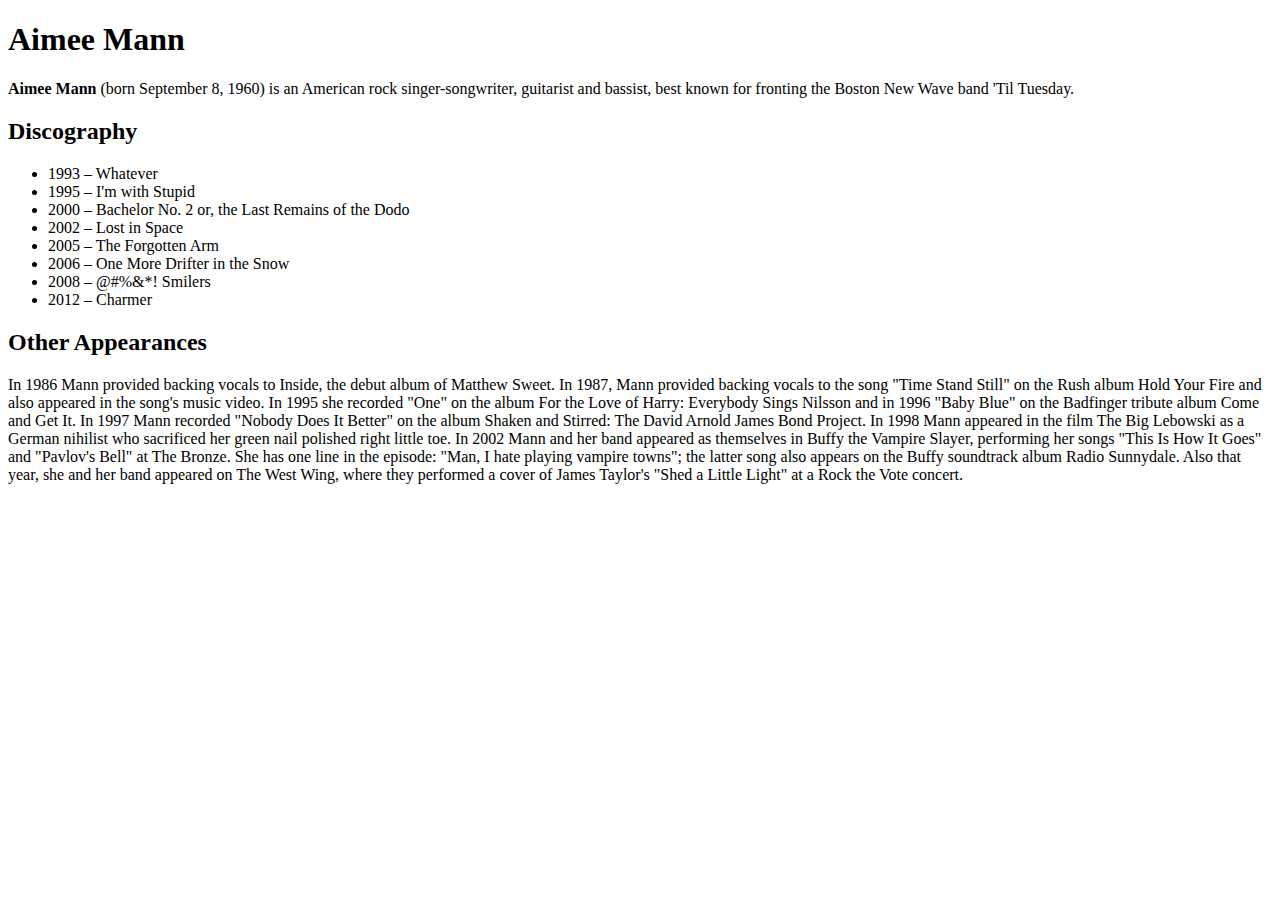
<file: AimeeMann.html>
<!doctype html>
<html>

<head>
  <meta charset="UTF-8">
  <title>Aimee Mann</title>
</head>

<body>
  <h1>Aimee Mann</h1>
  <p><strong>Aimee Mann</strong> (born September 8, 1960) is an American rock singer-songwriter, guitarist and bassist, best known for fronting the Boston New Wave band 'Til Tuesday.
  </p>

  <h2>Discography</h2>

  <ul>
    <li>1993 – Whatever</li>
    <li>1995 – I'm with Stupid</li>
    <li>2000 – Bachelor No. 2 or, the Last Remains of the Dodo</li>
    <li> 2002 – Lost in Space</li>
    <li> 2005 – The Forgotten Arm</li>
    <li>2006 – One More Drifter in the Snow</li>
    <li> 2008 – @#%&*! Smilers</li>
    <li>2012 – Charmer</li>
  </ul>

  <h2>Other Appearances</h2>
  <p>In 1986 Mann provided backing vocals to Inside, the debut album of Matthew Sweet. In 1987, Mann provided backing vocals to the song "Time Stand Still" on the Rush album Hold Your Fire and also appeared in the song's music video. In 1995 she
    recorded "One" on the album For the Love of Harry: Everybody Sings Nilsson and in 1996 "Baby Blue" on the Badfinger tribute album Come and Get It. In 1997 Mann recorded "Nobody Does It Better" on the album Shaken and Stirred: The David Arnold
    James Bond Project. In 1998 Mann appeared in the film The Big Lebowski as a German nihilist who sacrificed her green nail polished right little toe. In 2002 Mann and her band appeared as themselves in Buffy the Vampire Slayer, performing her
    songs "This Is How It Goes" and "Pavlov's Bell" at The Bronze. She has one line in the episode: "Man, I hate playing vampire towns"; the latter song also appears on the Buffy soundtrack album Radio Sunnydale. Also that year, she and her band
    appeared on The West Wing, where they performed a cover of James Taylor's "Shed a Little Light" at a Rock the Vote concert.
  </p>

</body>

</html>
</file>
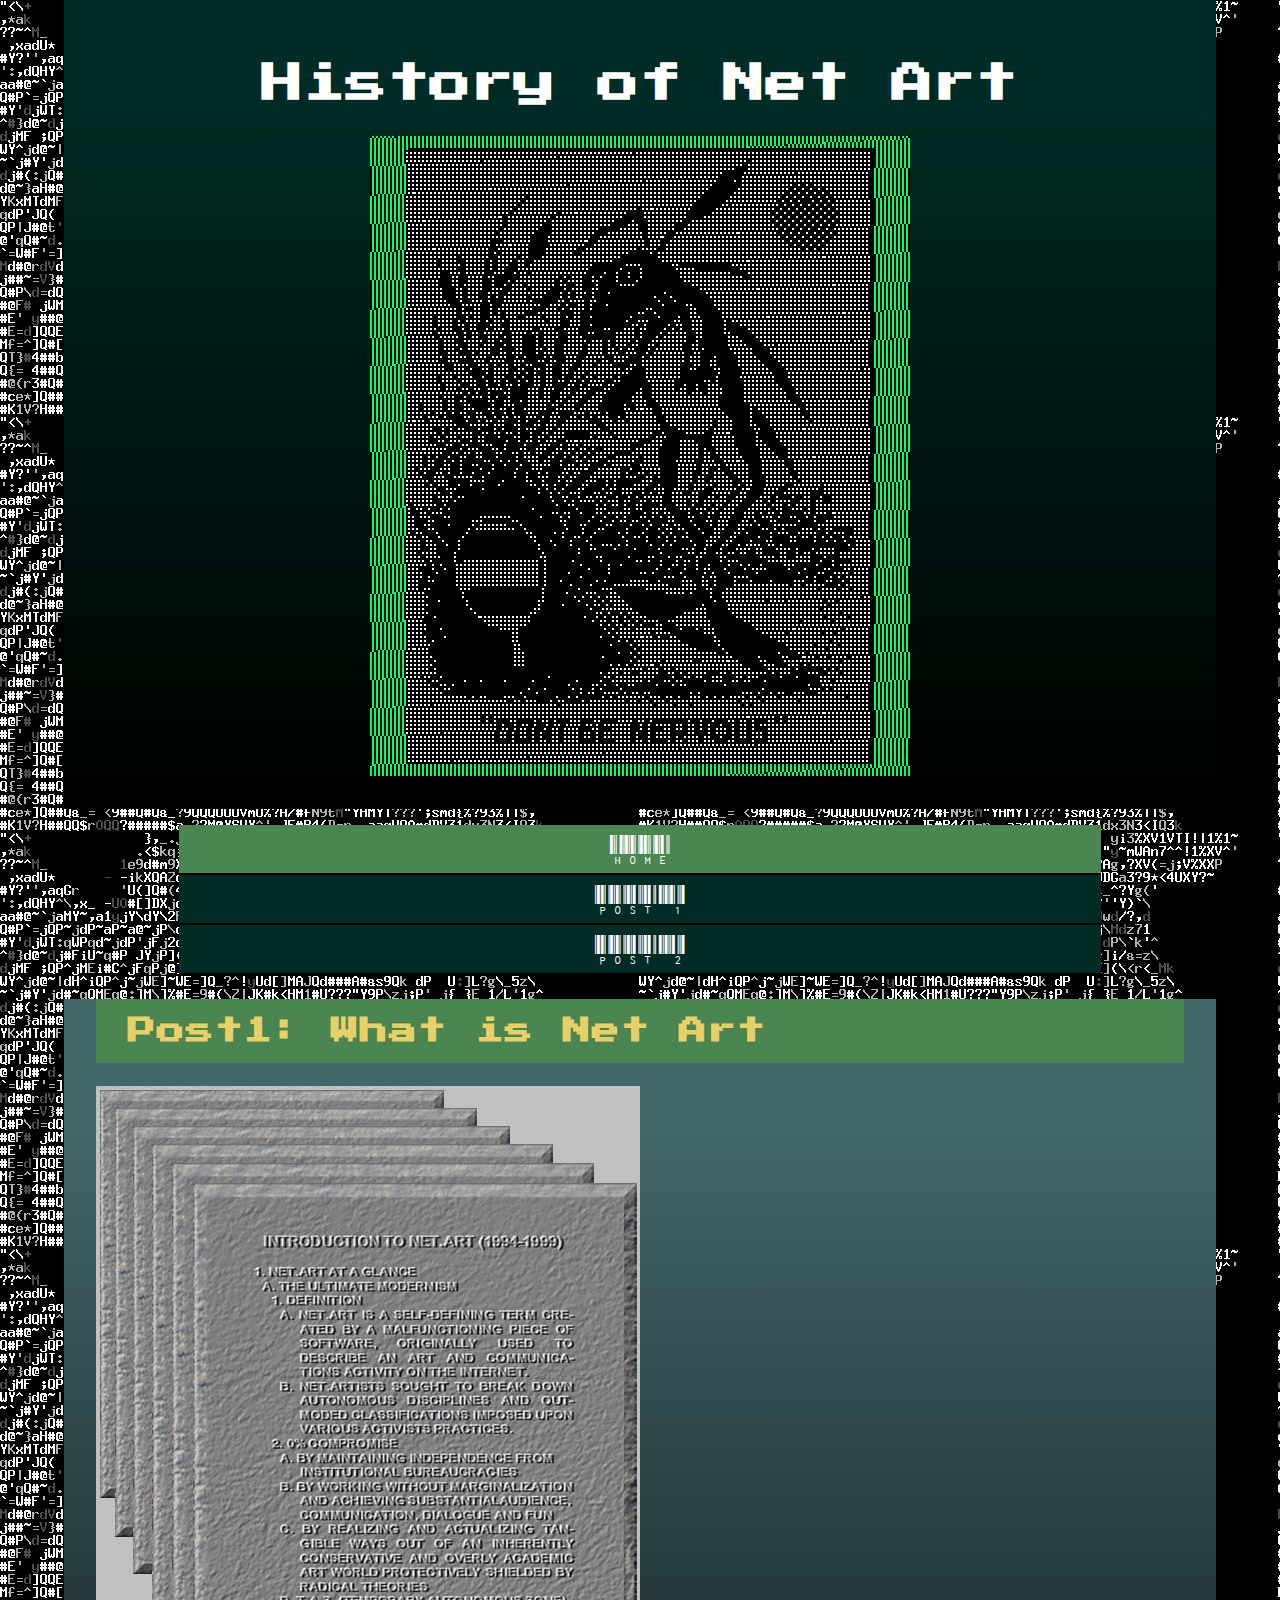
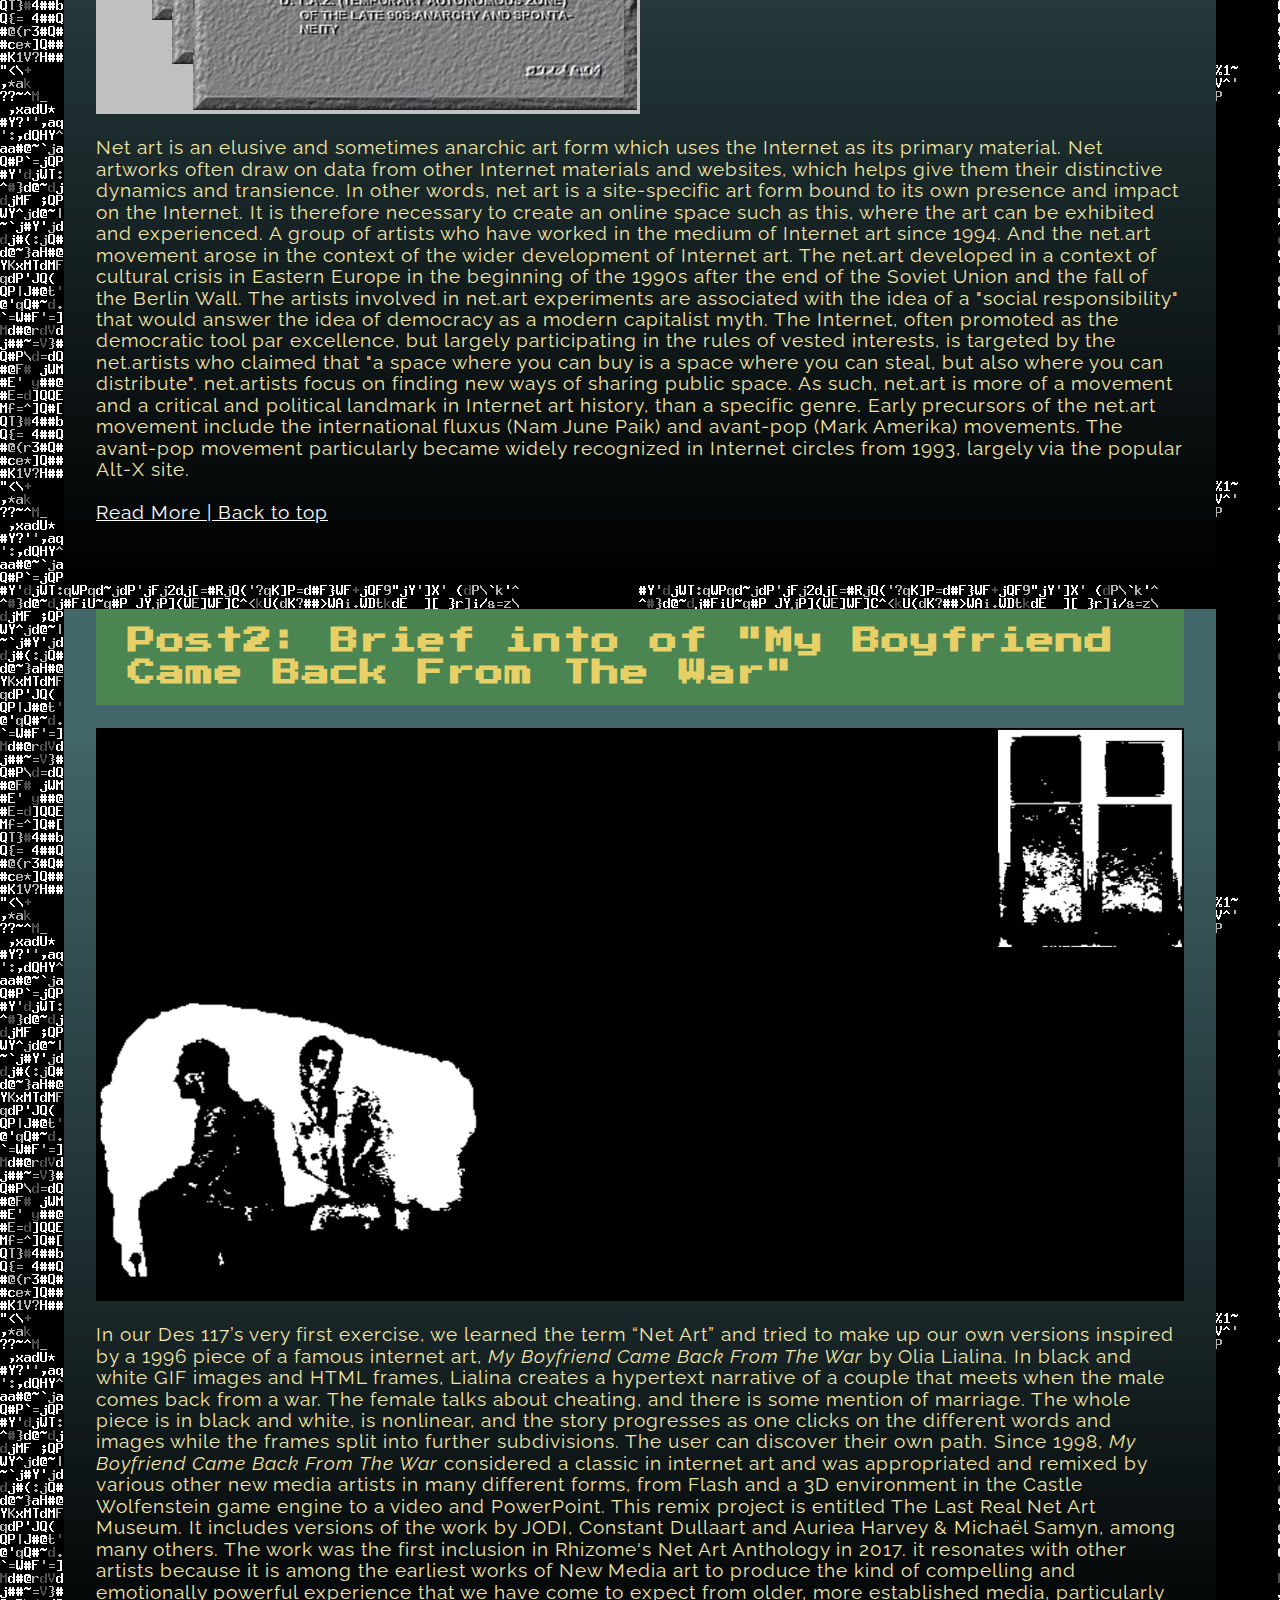
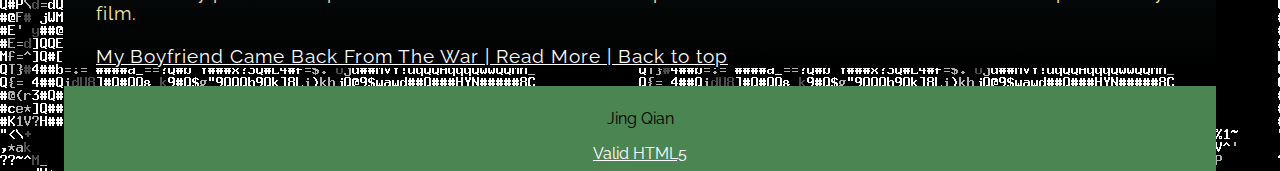
<file: blog.html>
<!doctype html>
<html lang="en">

<head>
  <meta charset="utf-8">
  <meta name="viewport" content="device-width" />
  <title>History of Net Art</title>
  <link rel="stylesheet" href="normalize.css">
  <link rel="stylesheet" href="blogstyles.css">
  <meta name="viewport" content="width=device-width, initial-scale=1">
  <link href="https://fonts.googleapis.com/css?family=Press+Start+2P" rel="stylesheet">
  <link href="https://fonts.googleapis.com/css?family=Libre+Barcode+39+Text" rel="stylesheet">
  <link href="https://fonts.googleapis.com/css?family=Raleway:300" rel="stylesheet">
</head>

<body>
  <div class="pagecontainer">
    <header>
      <h1>History of Net Art</h1>
      <img src="skylight.gif" alt="header">
    </header>
      <nav>
        <ul>
          <li class="locationmarker"><a href="#">Home</a></li>
          <li><a href="#post1">Post 1</a></li>
          <li><a href="#post2">Post 2</a></li>
        </ul>
      </nav>

      <article>
        <section id="post1">
          <h2>Post1: What is Net Art</h2>
          <img src="netartrightside.jpg" alt="netartintro">
          <p>Net art is an elusive and sometimes anarchic art form which uses the Internet as its primary material. Net artworks often draw on data from other Internet materials and websites, which helps give them their distinctive dynamics and
            transience. In other words, net art is a site-specific art form bound to its own presence and impact on the Internet. It is therefore necessary to create an online space such as this, where the art can be exhibited and experienced. A
            group of artists who have worked in the medium of Internet art since 1994. And the net.art movement arose in the context of the wider development of Internet art. The net.art developed in a context of cultural crisis in Eastern Europe in
            the beginning of the 1990s after the end of the Soviet Union and the fall of the Berlin Wall. The artists involved in net.art experiments are associated with the idea of a "social responsibility" that would answer the idea of democracy
            as a modern capitalist myth. The Internet, often promoted as the democratic tool par excellence, but largely participating in the rules of vested interests, is targeted by the net.artists who claimed that "a space where you can buy is a
            space where you can steal, but also where you can distribute". net.artists focus on finding new ways of sharing public space. As such, net.art is more of a movement and a critical and political landmark in Internet art history, than a
            specific genre. Early precursors of the net.art movement include the international fluxus (Nam June Paik) and avant-pop (Mark Amerika) movements. The avant-pop movement particularly became widely recognized in Internet circles from 1993,
            largely via the popular Alt-X site.
            <br><br>
            <a href="http://netspecific.net/en/netspecific/what-is-net-art">Read More  |  </a>
            <a href="#">Back to top</a>
          </p>
          <br><br>
        </section>
      </article>
      <article>
        <section id="post2">
          <h2>Post2: Brief into of "My Boyfriend Came Back From The War"</h2>
          <img src="boyfriend.png" alt="boyfriendscreenshot">
          <p>In our Des 117’s very first exercise, we learned the term “Net Art” and tried to make up our own versions inspired by a 1996 piece of a famous internet art, <em>My Boyfriend Came Back From The War</em> by Olia Lialina. In black and
            white GIF images and HTML frames, Lialina creates a hypertext narrative of a couple that meets when the male comes back from a war. The female talks about cheating, and there is some mention of marriage. The whole piece is in black and
            white, is nonlinear, and the story progresses as one clicks on the different words and images while the frames split into further subdivisions. The user can discover their own path. Since 1998, <em>My Boyfriend Came Back From The War</em>
            considered a classic in internet art and was appropriated and remixed by various other new media artists in many different forms, from Flash and a 3D environment in the Castle Wolfenstein game engine to a video and PowerPoint. This remix
            project is entitled The Last Real Net Art Museum. It includes versions of the work by JODI, Constant Dullaart and Auriea Harvey & Michaël Samyn, among many others. The work was the first inclusion in Rhizome's Net Art Anthology in 2017.
            it resonates with other artists because it is among the earliest works of New Media art to produce the kind of compelling and emotionally powerful experience that we have come to expect from older, more established media, particularly
            film.
            <br><br>
            <a href="http://www.teleportacia.org/war/">My Boyfriend Came Back From The War  |  </a>
            <a href="https://anthology.rhizome.org/my-boyfriend-came-back-from-the-war">Read More  |  </a>
            <a href="#">Back to top</a>
          </p>
        </section>
      </article>
      <footer>
        <p>Jing Qian</p>
        <a href="http://validator.w3.org/check?uri=referer">Valid HTML5</a>
      </footer>
  </div>
</body>

</html>
</file>
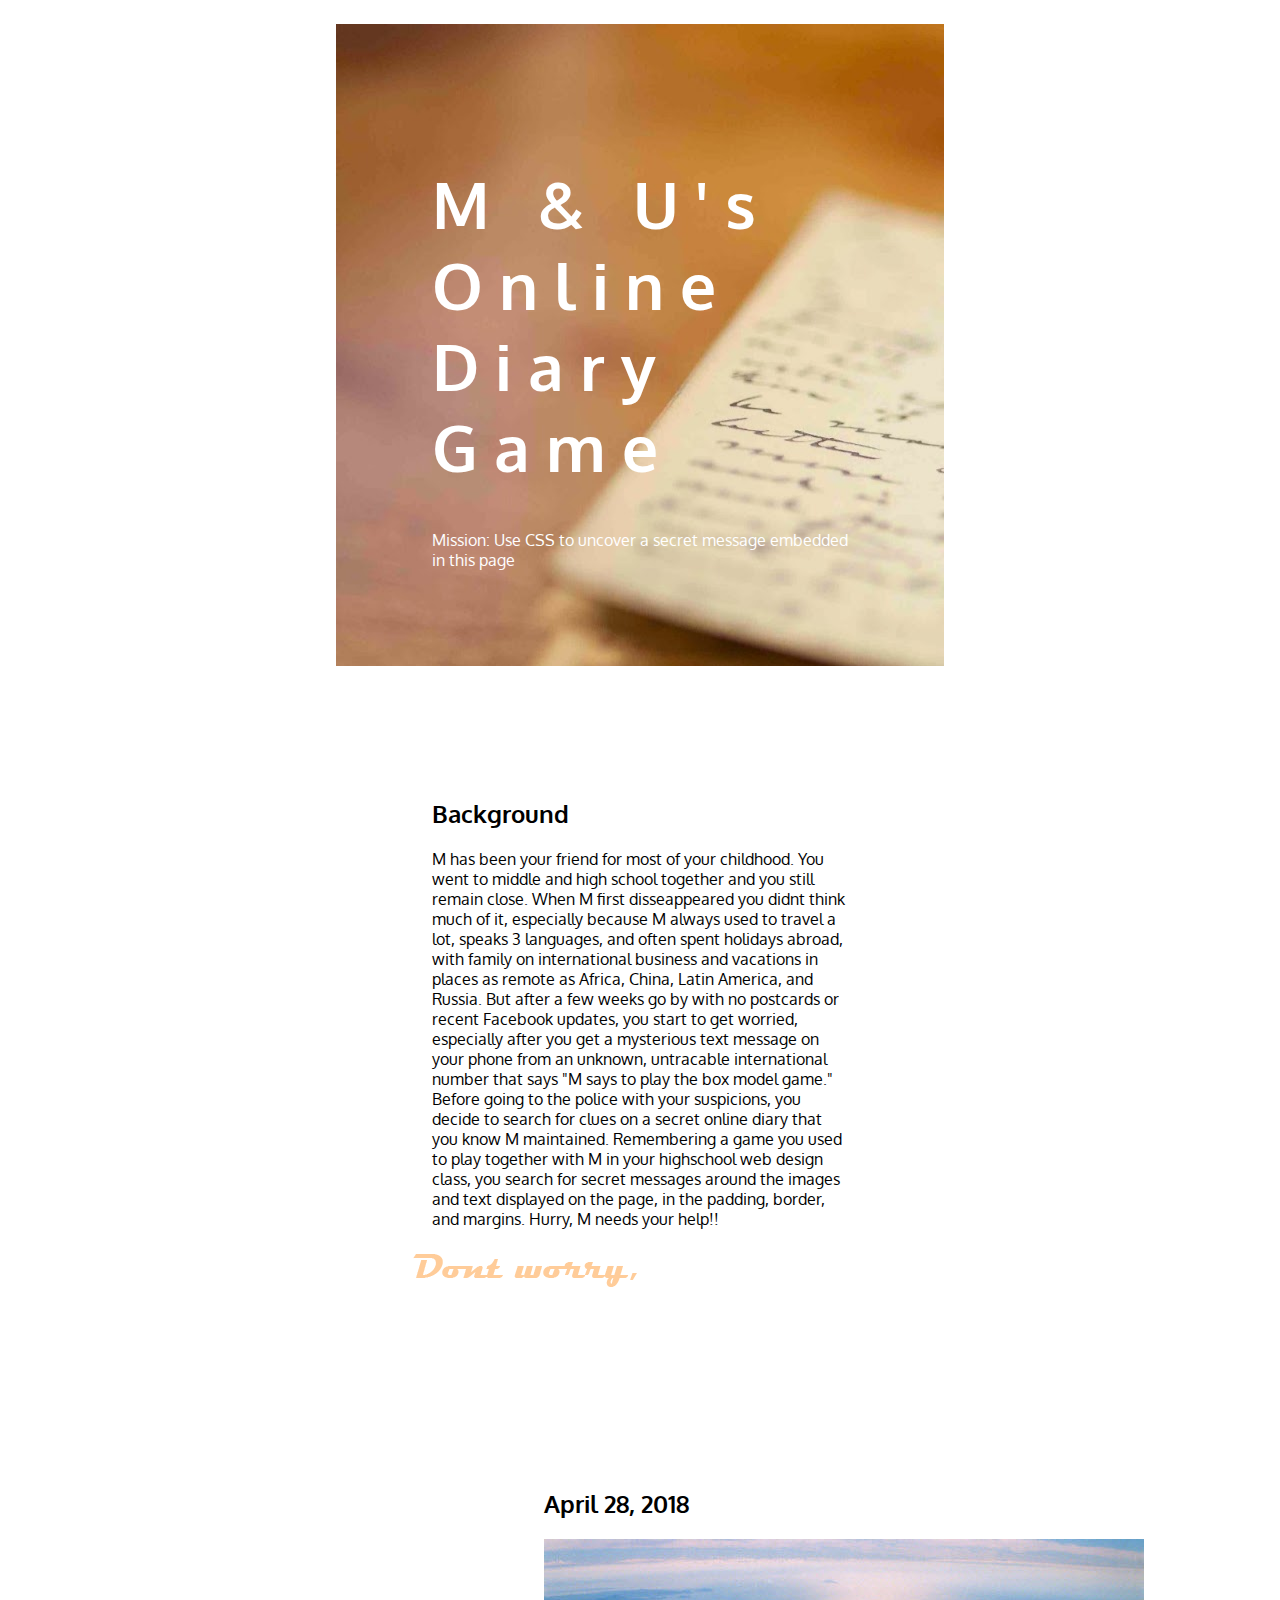
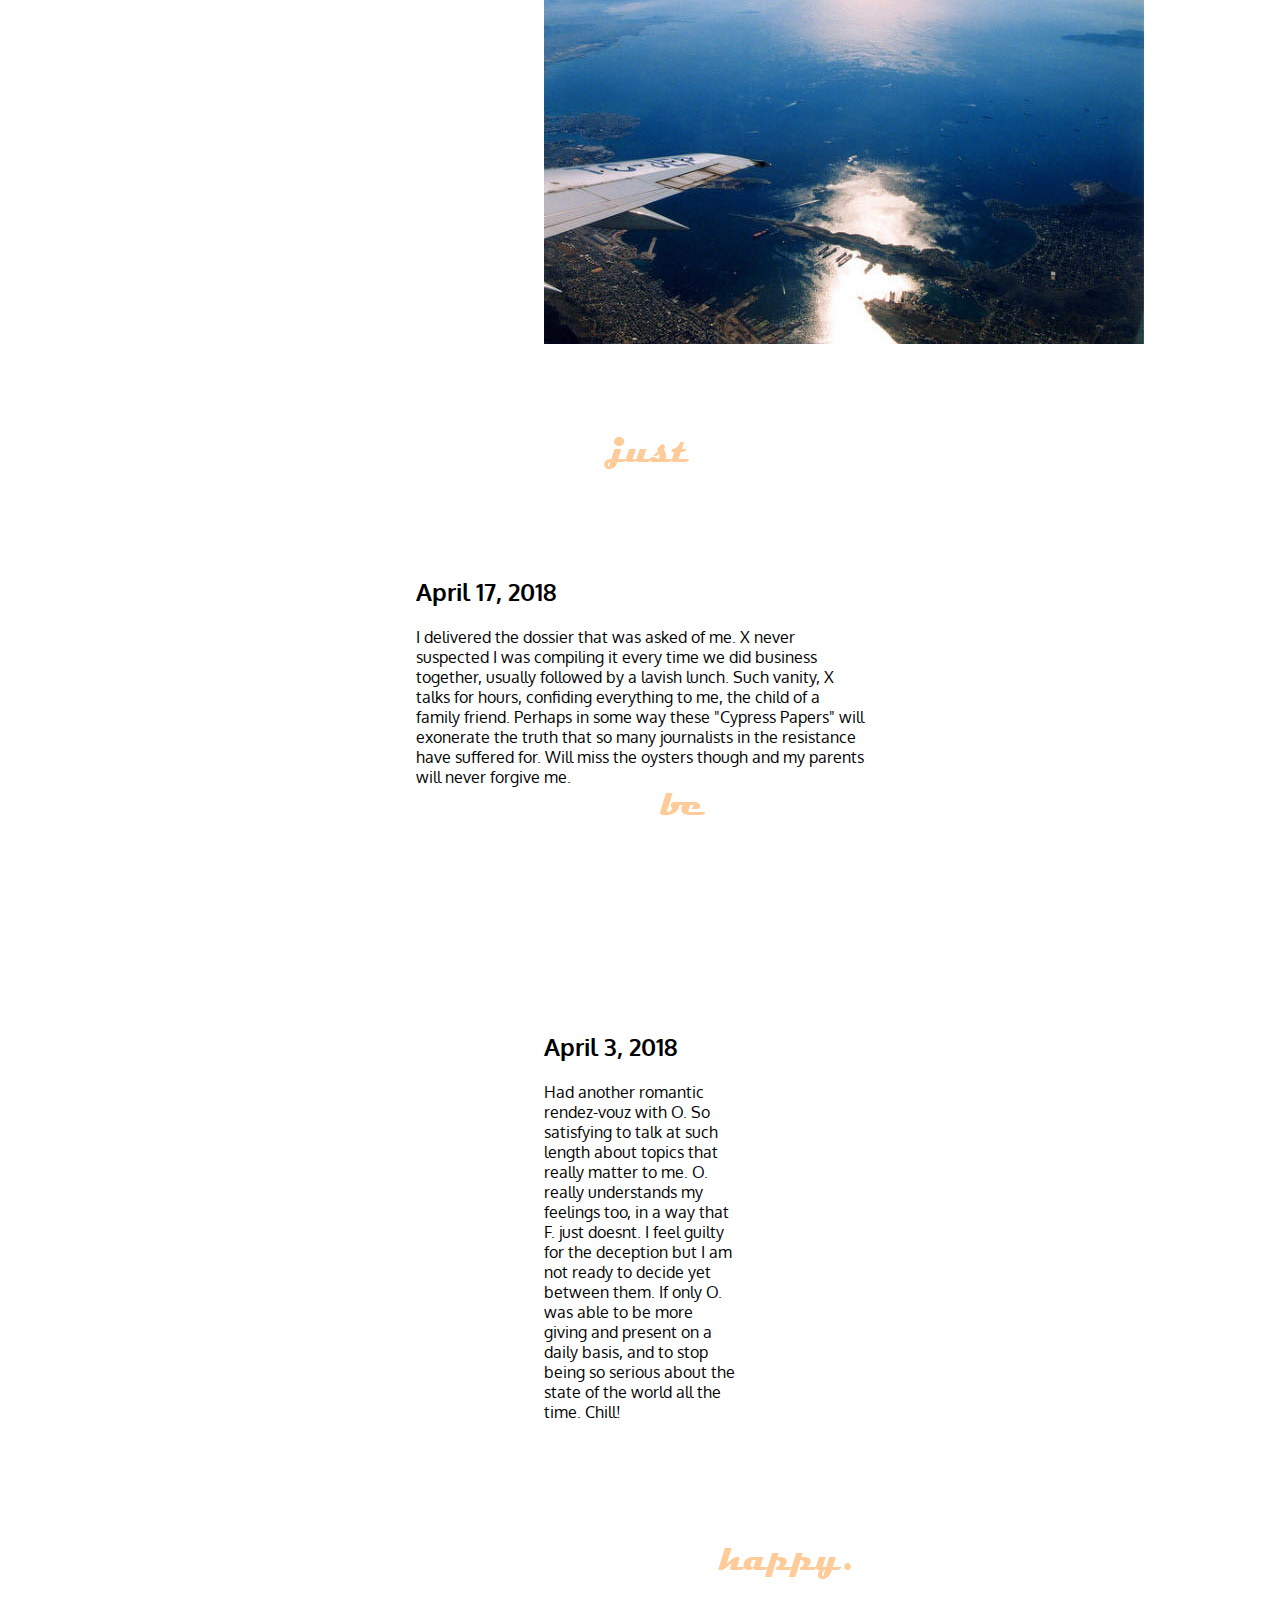
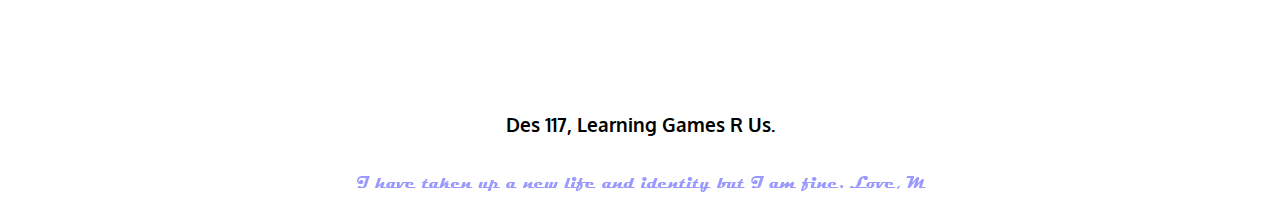
<file: boxmodel-game.html>
<!DOCTYPE html>
<html lang="en">

<head>
  <meta charset="utf-8" />
  <title>M & U's Mystery Box Model Game</title>

  <!--A link to a Google font-->
  <link href="https://fonts.googleapis.com/css?family=Oxygen" rel="stylesheet">

  <link href="styles.css" rel="stylesheet">

</head>

<body>
  <div class="container">
    <header>
      <h1>M & U's Online Diary Game</h1> Mission: Use CSS to uncover a secret message embedded in this page
    </header>
    <main>
      <article class="intro">
        <h2>Background</h2>
        <p>M has been your friend for most of your childhood. You went to middle and high school together and you still remain close. When M first disseappeared you didnt think much of it, especially because M always used to travel a lot, speaks 3 languages,
          and often spent holidays abroad, with family on international business and vacations in places as remote as Africa, China, Latin America, and Russia. But after a few weeks go by with no postcards or recent Facebook updates, you start to get
          worried, especially after you get a mysterious text message on your phone from an unknown, untracable international number that says "M says to play the box model game." Before going to the police with your suspicions, you decide to search for
          clues on a secret online diary that you know M maintained. Remembering a game you used to play together with M in your highschool web design class, you search for secret messages around the images and text displayed on the page, in the padding,
          border, and margins. Hurry, M needs your help!!</p>
      </article>
      <article id="diaryentry3">
        <h2> April 28, 2018 </h2>

        <img src="images/plane.jpg" alt="planeview">

      </article>
      <article id="diaryentry2">
        <h2> April 17, 2018 </h2>
        <p>I delivered the dossier that was asked of me. X never suspected I was compiling it every time we did business together, usually followed by a lavish lunch. Such vanity, X talks for hours, confiding everything to me, the child of a family friend.
          Perhaps in some way these "Cypress Papers" will exonerate the truth that so many journalists in the resistance have suffered for. Will miss the oysters though and my parents will never forgive me.</p>

      </article>
      <article id="diaryentry1">
        <h2> April 3, 2018 </h2>
        <p>Had another romantic rendez-vouz with O. So satisfying to talk at such length about topics that really matter to me. O. really understands my feelings too, in a way that F. just doesnt. I feel guilty for the deception but I am not ready to decide
          yet between them. If only O. was able to be more giving and present on a daily basis, and to stop being so serious about the state of the world all the time. Chill!</p>

      </article>

    </main>
    <footer>
      <h3> Des 117, Learning Games R Us. </h3>
    </footer>

  </div>

</body>

</html>
</file>
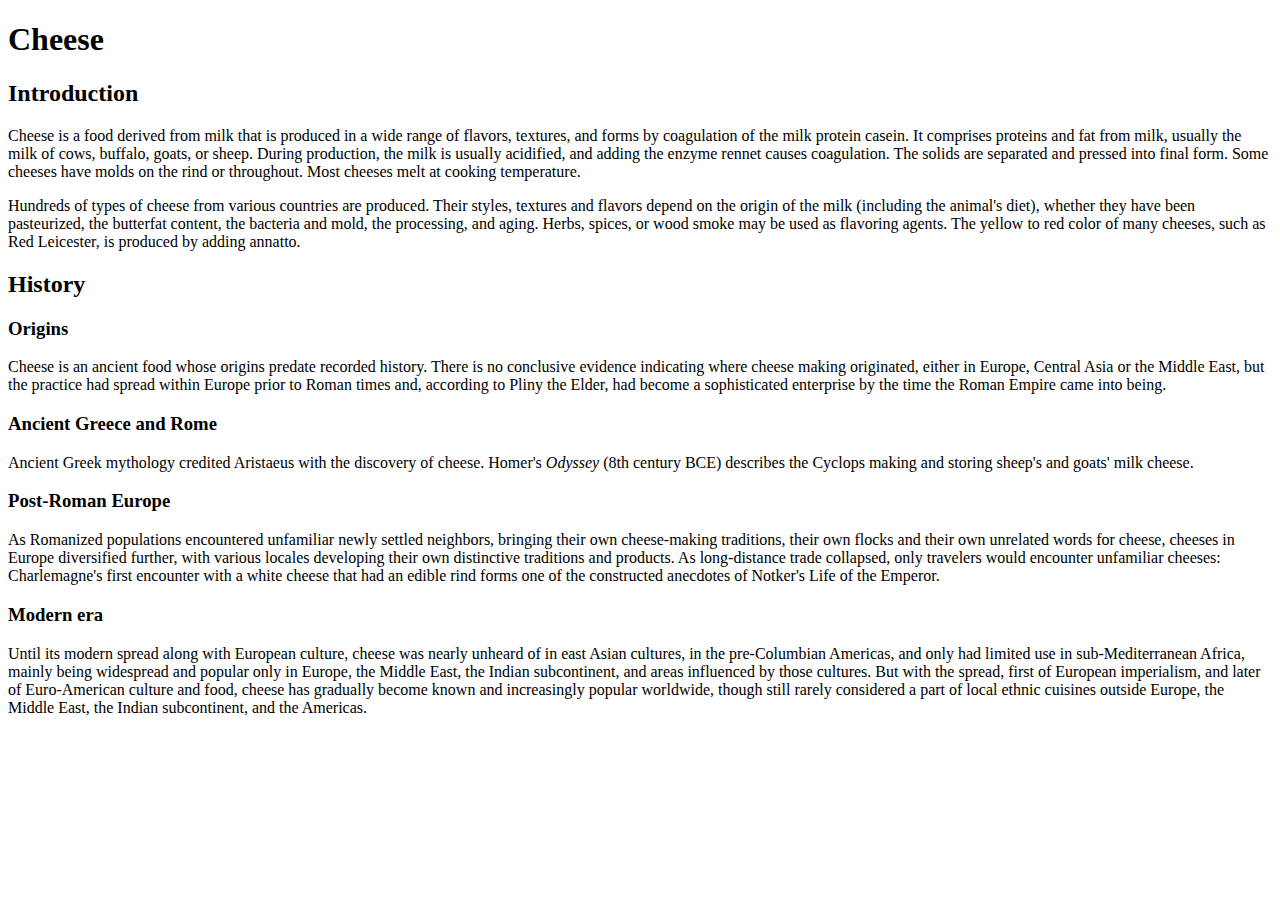
<file: cheese.html>
<!doctype html>
<html>

<head>
  <meta charset="UTF-8">
  <title>Cheese</title>
</head>

<body>
  <h1>Cheese</h1>
  <h2>Introduction</h2>

  <p>Cheese is a food derived from milk that is produced in a wide range of flavors, textures, and forms by coagulation of the milk protein casein. It comprises proteins and fat from milk, usually the milk of cows, buffalo, goats, or sheep. During
    production, the milk is usually acidified, and adding the enzyme rennet causes coagulation. The solids are separated and pressed into final form. Some cheeses have molds on the rind or throughout. Most cheeses melt at cooking temperature.
  </p>
  <p>Hundreds of types of cheese from various countries are produced. Their styles, textures and flavors depend on the origin of the milk (including the animal's diet), whether they have been pasteurized, the butterfat content, the bacteria and
    mold,
    the processing, and aging. Herbs, spices, or wood smoke may be used as flavoring agents. The yellow to red color of many cheeses, such as Red Leicester, is produced by adding annatto.
  </p>

  <h2>History</h2>

  <h3>Origins</h3>

  <p>Cheese is an ancient food whose origins predate recorded history. There is no conclusive evidence indicating where cheese making originated, either in Europe, Central Asia or the Middle East, but the practice had spread within Europe prior to
    Roman times and, according to Pliny the Elder, had become a sophisticated enterprise by the time the Roman Empire came into being.
  </p>

  <h3>Ancient Greece and Rome</h3>
  <p>Ancient Greek mythology credited Aristaeus with the discovery of cheese. Homer's <em>Odyssey</em> (8th century BCE) describes the Cyclops making and storing sheep's and goats' milk cheese.
  </p>

  <h3>Post-Roman Europe</h3>
  <p>As Romanized populations encountered unfamiliar newly settled neighbors, bringing their own cheese-making traditions, their own flocks and their own unrelated words for cheese, cheeses in Europe diversified further, with various locales
    developing their own distinctive traditions and products. As long-distance trade collapsed, only travelers would encounter unfamiliar cheeses: Charlemagne's first encounter with a white cheese that had an edible rind forms one of the constructed
    anecdotes of Notker's Life of the Emperor.</p>

  <h3>Modern era</h3>
  <p>Until its modern spread along with European culture, cheese was nearly unheard of in east Asian cultures, in the pre-Columbian Americas, and only had limited use in sub-Mediterranean Africa, mainly being widespread and popular only in Europe,
    the Middle East, the Indian subcontinent, and areas influenced by those cultures. But with the spread, first of European imperialism, and later of Euro-American culture and food, cheese has gradually become known and increasingly popular
    worldwide, though still rarely considered a part of local ethnic cuisines outside Europe, the Middle East, the Indian subcontinent, and the Americas.</p>

</body>

</html>
</file>
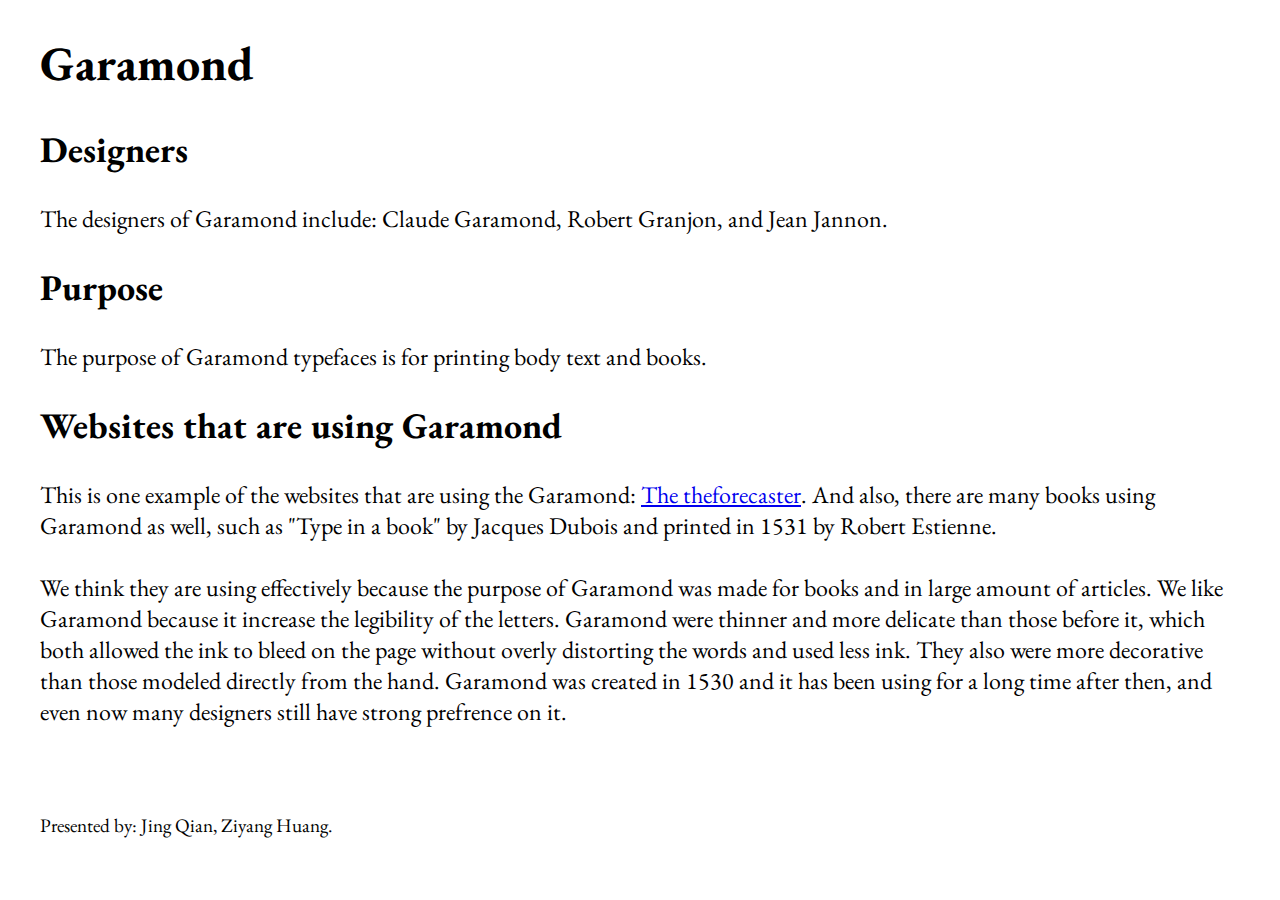
<file: ex5.html>
<!doctype html>
<html>

<head>
  <meta charset="utf-8">
  <title>Garamond</title>
  <link href="https://fonts.googleapis.com/css?family=EB+Garamond" rel="stylesheet">
  <style>
    body {

      font-family: 'EB Garamond', serif;
      font-size: 1.5em;

      padding-left: 2rem;
      padding-right: 2rem;
    }

    footer {
      font-size: 0.8em;
    }
  </style>
</head>

<body>
  <h1>Garamond</h1>

  <h2>Designers</h2>
  <p> The designers of Garamond include: Claude Garamond, Robert Granjon, and Jean Jannon.</p>

  <h2>Purpose</h2>
  <p> The purpose of Garamond typefaces is for printing body text and books.</p>

  <h2> Websites that are using Garamond</h2>
  <p> This is one example of the websites that are using the Garamond: <a href="http://theforecaster-interactive.com/">The theforecaster</a>.
    And also, there are many books using Garamond as well, such as "Type in a book" by Jacques Dubois and printed in 1531 by Robert Estienne.
    <br><br> We think they are using effectively because the purpose of Garamond was made for books and in large amount of articles. We like Garamond because it increase the legibility of the letters.
Garamond were thinner and more delicate than those before it, which both allowed the ink to bleed on the page without overly distorting the words and used less ink. They also were more decorative than those modeled directly from the hand. Garamond was created in 1530 and it has been using for a long time after then, and even now many designers still have strong prefrence on it. </p>
</body>

<br><br>

<footer>Presented by: Jing Qian, Ziyang Huang.
</footer>

</html>
</file>
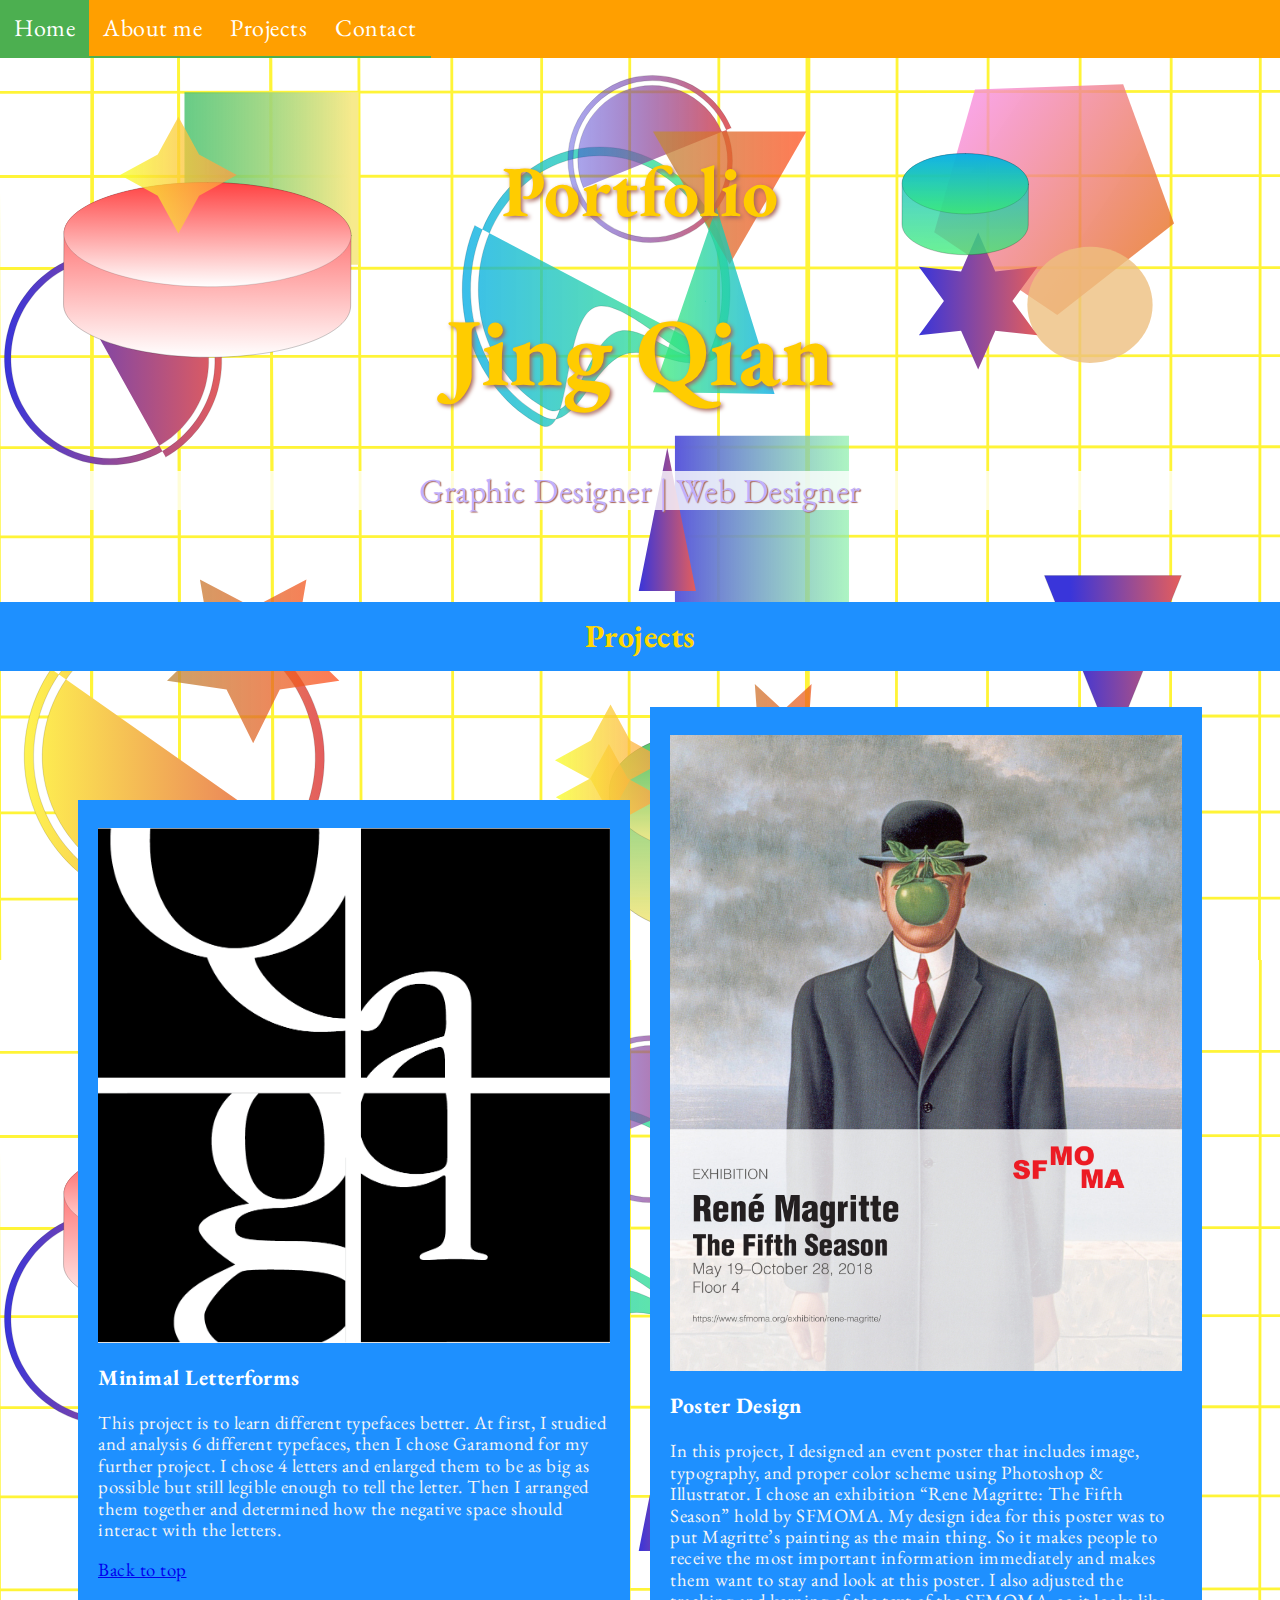
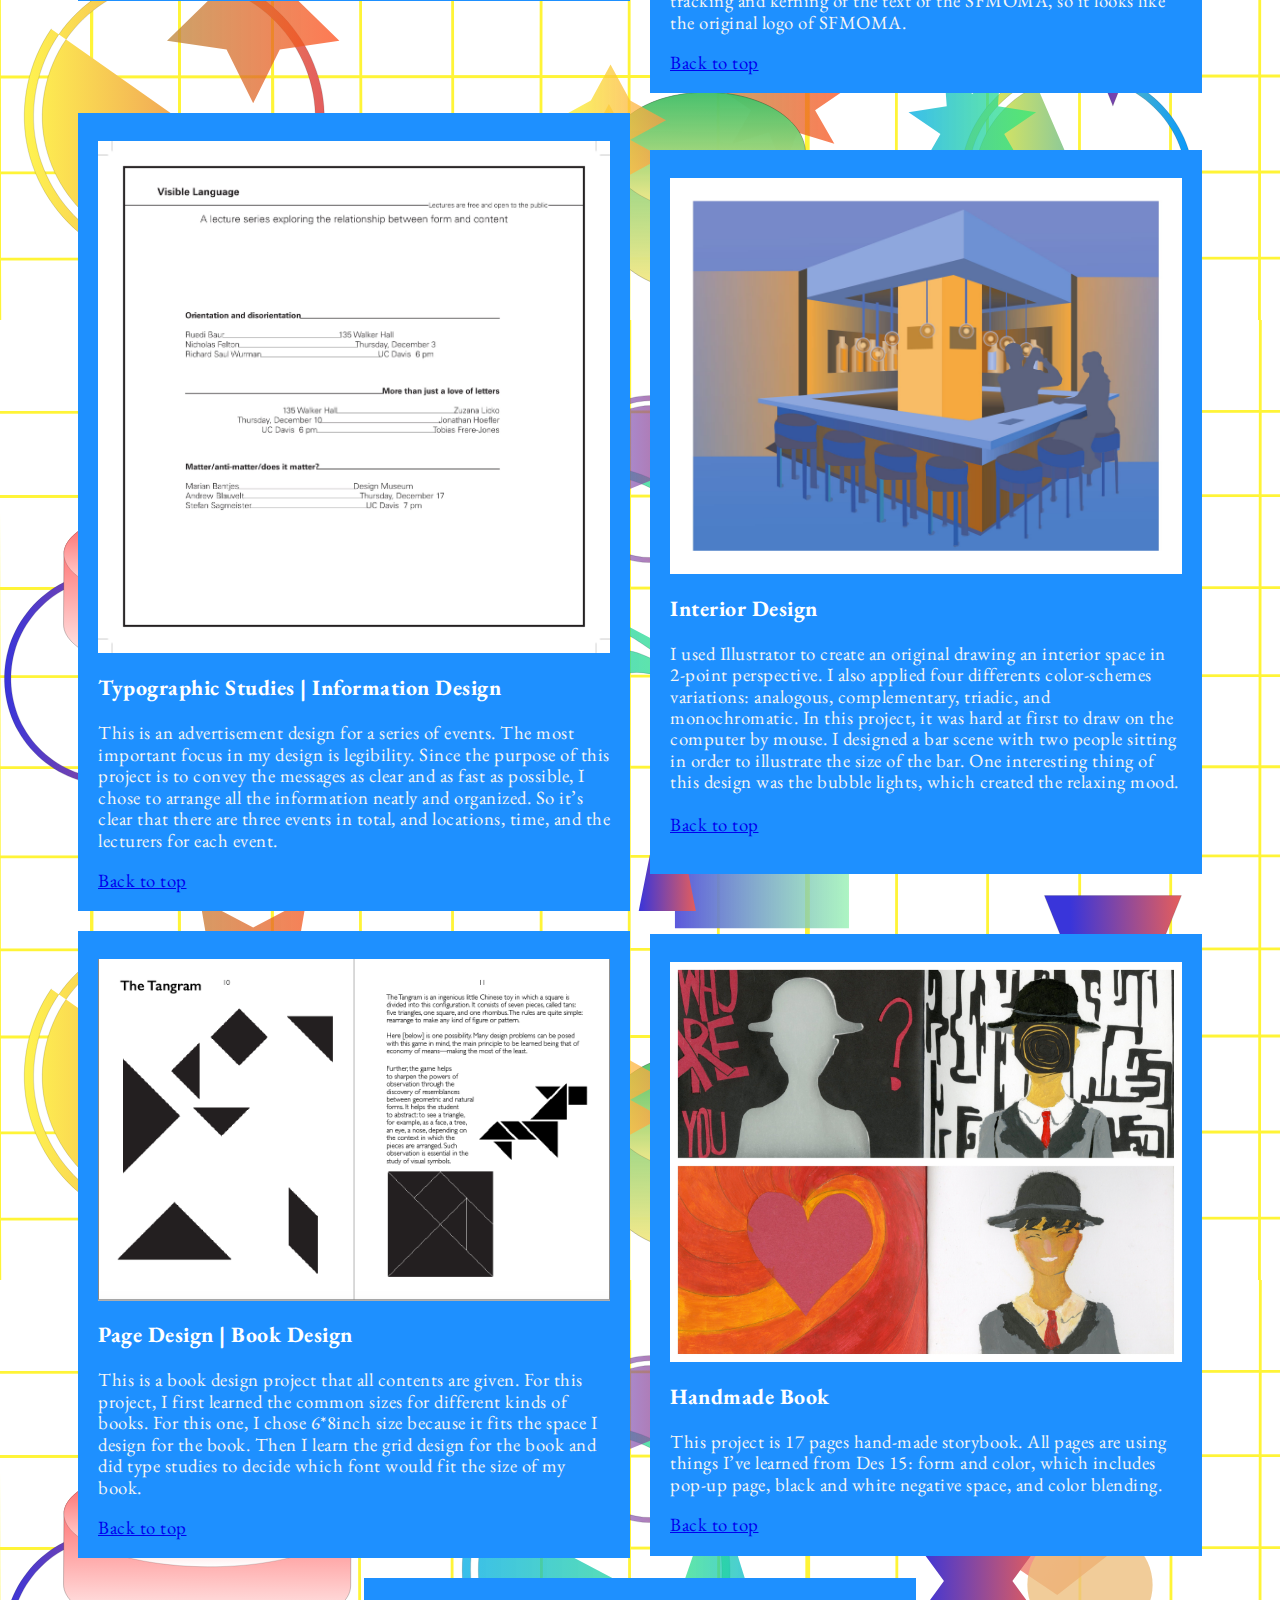
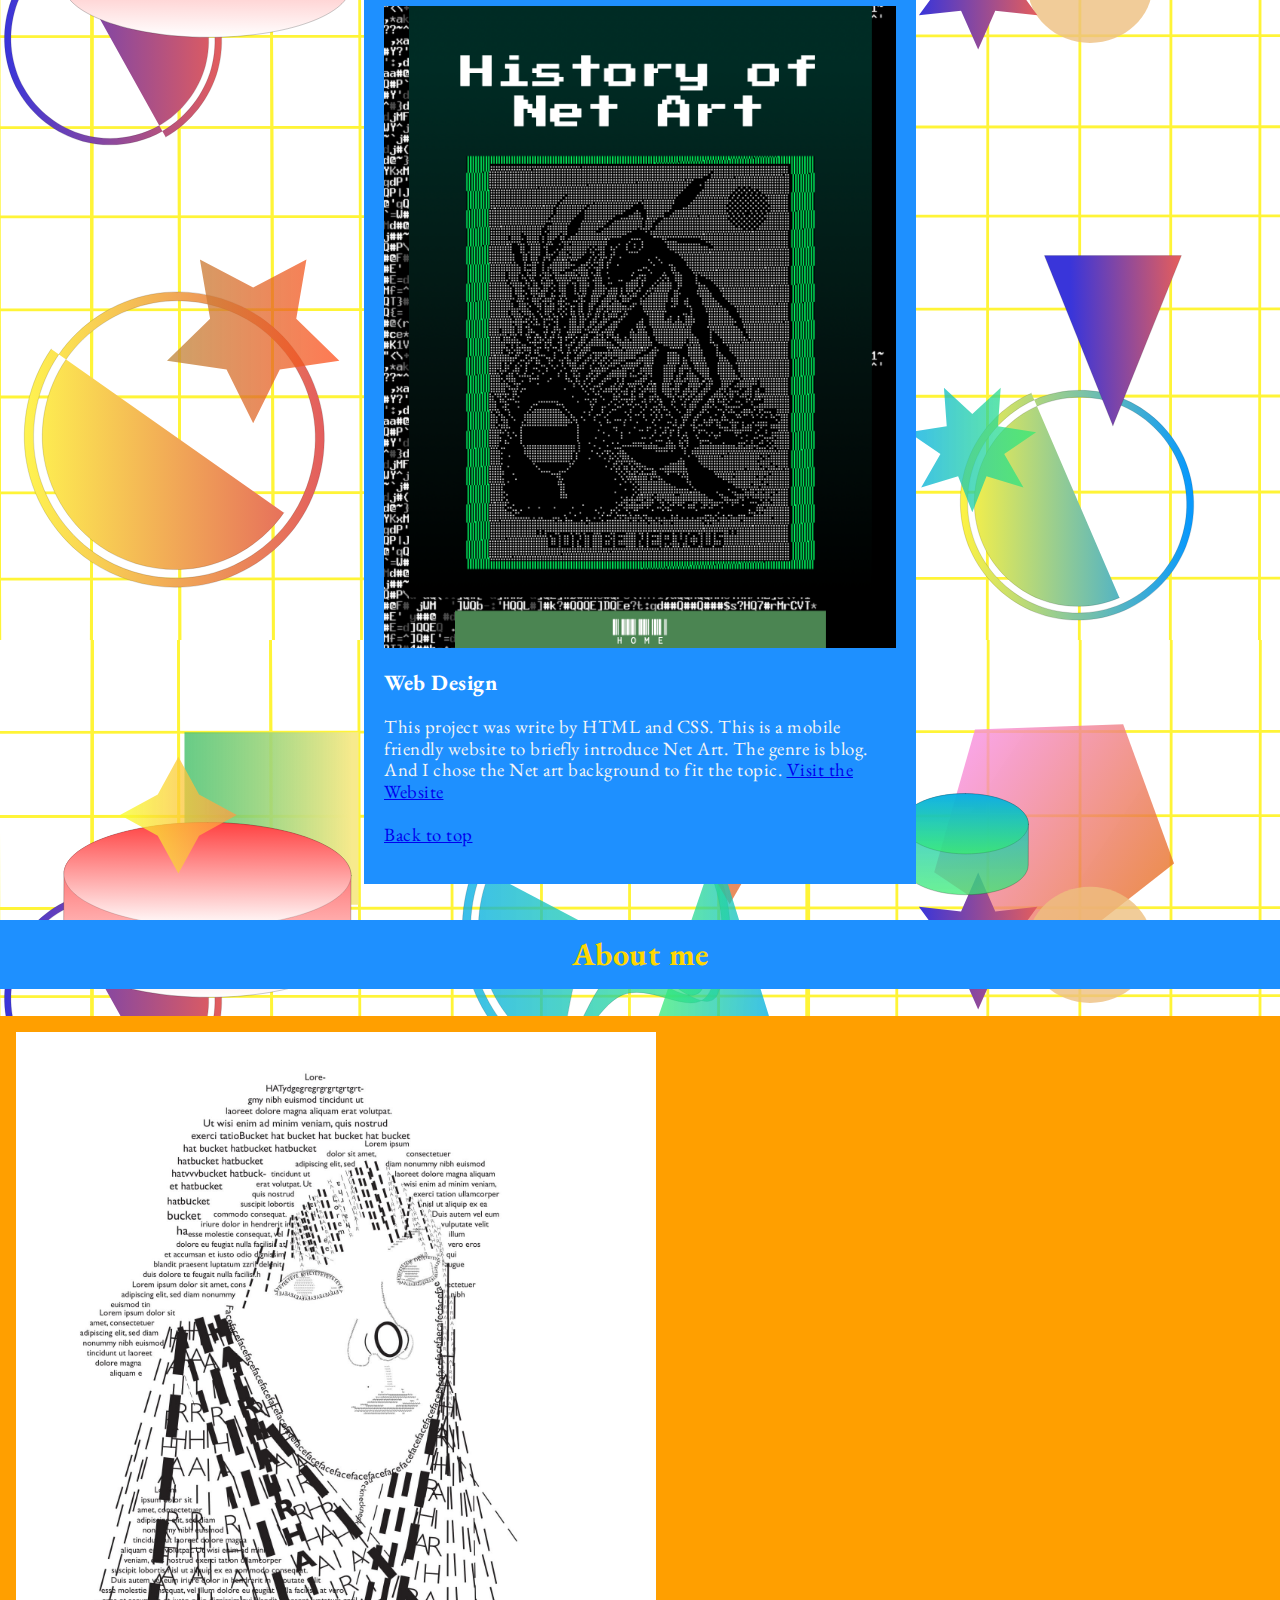
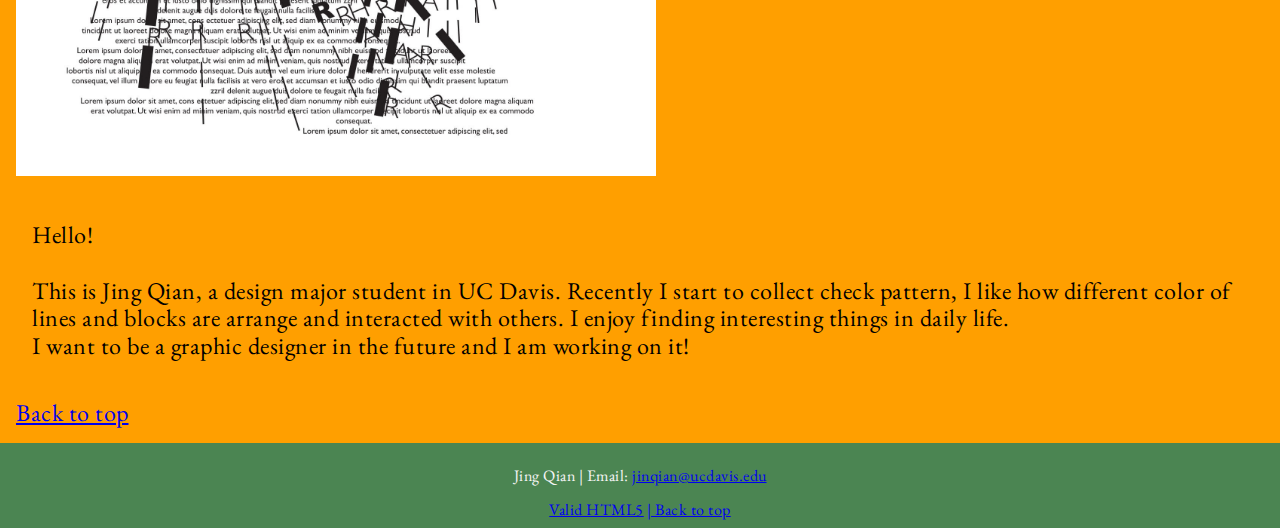
<file: portfolio_Jing_Qian.html>
<!doctype html>
<html lang="en">

<head>
  <meta charset="utf-8">
  <meta name="viewport" content="device-width"/>
  <link rel="stylesheet" href="normalize.css">
  <link rel="stylesheet" href="portfoliostyles.css">
  <link href="https://fonts.googleapis.com/css?family=EB+Garamond" rel="stylesheet">
  <meta name="viewport" content="width=device-width, initial-scale=1">
  <title>Jing Qian Portfolio</title>
</head>

<body>

  <div class="pagecontainer">

    <ul class="topnav">
      <li class="locationmarker"><a href="#">Home</a></li>
      <li><a href="#aboutme">About me</a></li>
      <li><a href="#projects">Projects</a></li>
      <li><a href="#contact">Contact</a></li>
    </ul>

    <header>
      <h2>Portfolio</h2>
      <h1>Jing Qian</h1>
      <p>Graphic Designer | Web Designer</p>
    </header>

    <section id="projects">
      <h2>Projects</h2>
      <div class="flex-container">

        <div class="column">
          <img src="project1_final_Jing_Qian.png" alt="works1" style="width:100%">
          <h3>Minimal Letterforms</h3>

          <p>This project is to learn different typefaces better. At first, I studied and analysis 6 different typefaces, then I chose Garamond for my further project. I chose 4 letters and enlarged them to be as big as possible but still legible
            enough to tell the letter. Then I arranged them together and determined how the negative space should interact with the letters. </p>

          <a href="#">Back to top</a>
        </div>
        <div class="column">
          <img src="Jing_Qian_DES016-002_Project4_only1-1.jpg" alt="posterdesign" style= "width: 100%">
          <h3>Poster Design</h3>
          <p>In this project, I designed an event poster that includes image, typography, and proper color scheme using Photoshop & Illustrator. I chose an exhibition “Rene Magritte: The Fifth Season” hold by SFMOMA. My design idea for this poster
            was to put Magritte’s painting as the main thing. So it makes people to receive the most important information immediately and makes them want to stay and look at this poster. I also adjusted the tracking and kerning of the text of the
            SFMOMA, so it looks like the original logo of SFMOMA. </p>
          <a href="#">Back to top</a>
        </div>
        <div class="column">
          <img src="Project2_DES115-5.jpg" alt="typographicdesign" style= "width: 100%">
          <h3>Typographic Studies | Information Design</h3>
          <p>This is an advertisement design for a series of events. The most important focus in my design is legibility. Since the purpose of this project is to convey the messages as clear and as fast as possible, I chose to arrange all the
            information neatly and organized. So it’s clear that there are three events in total, and locations, time, and the lecturers for each event. </p>
          <a href="#">Back to top</a>
        </div>
        <div class="column">
          <img src="des016-project1_redesign.ai-2-1.jpg" alt="interiordesign" style= "width: 100%">
          <h3>Interior Design</h3>
          <p> I used Illustrator to create an original drawing an interior space in 2-point perspective. I also applied four differents color-schemes
            variations: analogous, complementary, triadic, and monochromatic. In this project, it was hard at first to draw on the computer by mouse. I designed a bar scene with two people sitting in order to illustrate the size of the bar. One
            interesting thing of this design was the bubble lights, which created the relaxing mood.
            <br><br>
            <a href="#">Back to top</a>
        </div>
        <div class="column">
          <img src="pagedesign.png" alt="pagedesign" style="width: 100%">
          <h3>Page Design | Book Design</h3>
          <p>This is a book design project that all contents are given. For this project, I first learned the common sizes for different kinds of books. For this one, I chose 6*8inch size because it fits the space I design for the book. Then I learn
            the grid design for the book and did type studies to decide which font would fit the size of my book. </p>
          <a href="#">Back to top</a>
        </div>
        <div class="column">
          <img src="handmadebook.jpg" alt="handmadebook" style="width: 100%">
          <h3>Handmade Book</h3>
          <p>This project is 17 pages hand-made storybook. All pages are using things I’ve learned from Des 15: form and color, which includes pop-up page, black and white negative space, and color blending. </p>
          <a href="#">Back to top</a>
        </div>
        <div class="column">
          <img src="Netart_screenshot.png" alt="webdesign" style= "width: 100%">
          <h3>Web Design</h3>
          <p> This project was write by HTML and CSS. This is a mobile friendly website to briefly introduce Net Art. The genre is blog. And I chose the Net art background to fit the topic.
            <a href="https://jingqian1.github.io/jing.github.io/blog.html">Visit the Website</a>
            <br><br>
            <a href="#">Back to top</a>
        </div>
      </div>

    </section>
    <section id="aboutme">
      <h2>About me</h2>
      <article class="aboutme">
        <div class="clearfix">

          <img src="jing_qian_exercise_5_2-1.jpg" alt="selfportait" style="width:70%">
          <p>Hello! <br><br>This is Jing Qian, a design major student in UC Davis. Recently I start to collect check pattern, I like how different color of lines and blocks are arrange and interacted with others. I enjoy finding interesting things in daily life.
            <br>I want to be a graphic designer in the future and I am working on it! </p>
        </div>
        <a href="#">Back to top</a>
      </article>
    </section>
  </div>
  <footer>
    <section id="contact">
      <p>Jing Qian | Email: <a href="mailto:&#106;&#105;&#110;&#113;&#105;&#097;&#110;&#064;&#117;&#099;&#100;&#097;&#118;&#105;&#115;&#046;&#101;&#100;&#117;">&#106;&#105;&#110;&#113;&#105;&#097;&#110;&#064;&#117;&#099;&#100;&#097;&#118;&#105;&#115;&#046;&#101;&#100;&#117;</a></p>
      <a href="http://validator.w3.org/check?uri=referer">Valid HTML5</a>
      <a href="#">|   Back to top</a>
    </section>
  </footer>

</body>

</html>
</file>
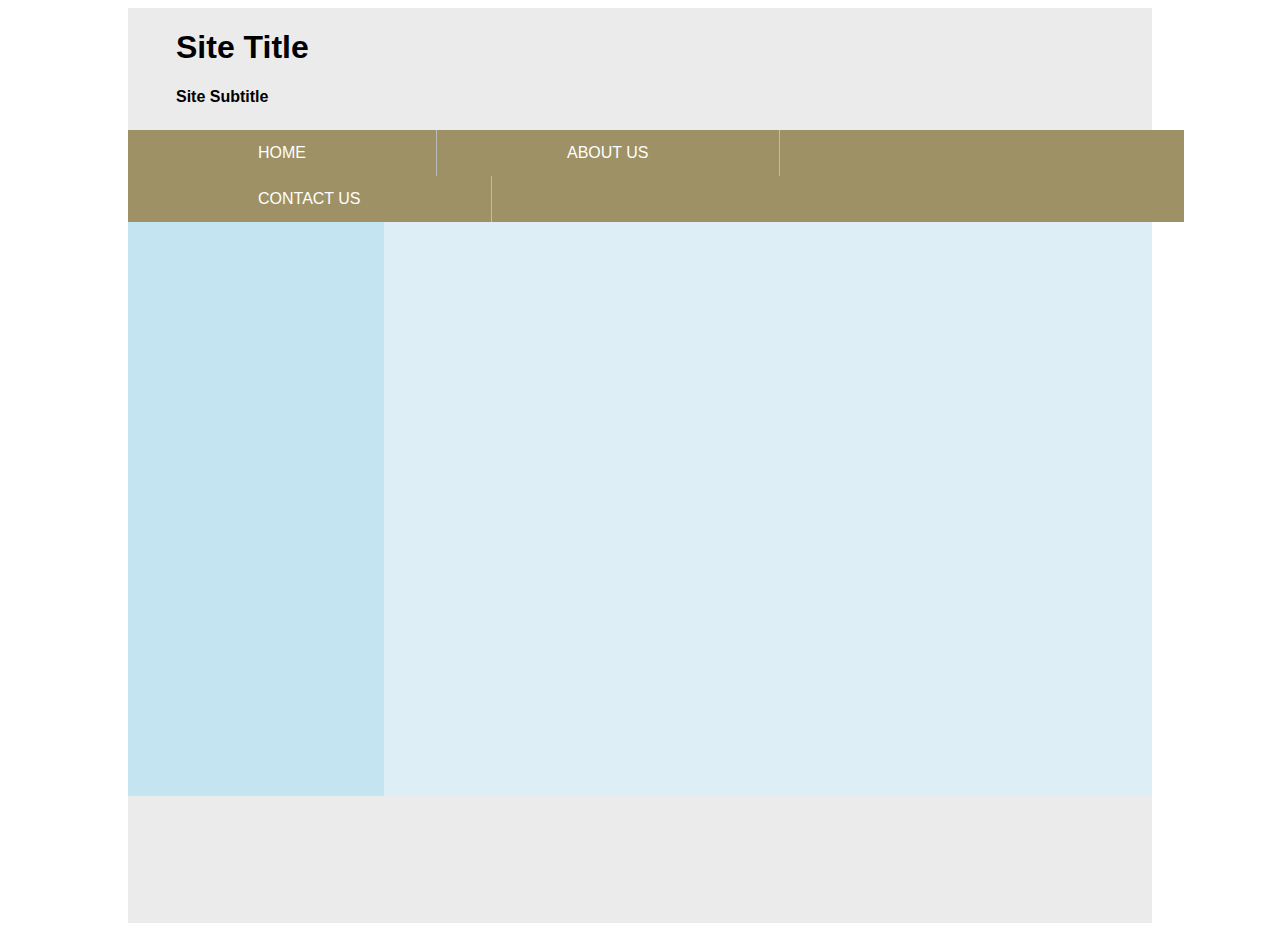
<file: wk6b.html>
<!doctype html>
<html>

<head>
  <meta charset="UTF-8">
  <title>Wk6b Midterm challenge Jing Qian</title>
  <link rel="normalizestylesheet" href="wk6bnormalize.css">
  <link rel="stylesheet" href="wk6bstyles.css">
</head>

<body>
  <div class="pagecontainer">

    <header>
      <h1>Site Title</h1>
      <h2>Site Subtitle</h2>
    </header>
    <nav>
      <ul>
        <li class="locationmarker"><a href="#">HOME</a></li>
        <li><a href="#">ABOUT US  </a></li>
        <li><a href="#">CONTACT US</a></li>
      </ul>
    </nav>
    <section>
    </section>

    <aside>
    </aside>

    <footer>
    </footer>

  </div>
</body>

</html>
</file>
<file: blogstyles.css>
.pagecontainer {
  /*everything will automatically center*/
  margin: auto;
  width: 90vw;


}

header {
  grid-row: 1;
  grid-column: 1 / 2;
  background-image: linear-gradient(#002C25 10%, black);
  background-size: auto 100%;
  padding: 2rem;
  text-align: center;
  font-family: 'Press Start 2P', cursive;
  font-size: 1.30em;
  color: white;
  width: auto;
  max-width: 100%;
  height: auto;
  overflow: auto;
}

body {
  background-image: url("artzebra.png");
  background-repeat: repeat;
}

img {
  width: auto;
  max-width: 85%;
  height: auto;
  margin-left: auto;
  margin-right: auto;
}

naZv ul {
    margin-top: 0;
  display: flex;
  flex-wrap: wrap;
  justify-content: center;
  list-style-type: none;
  width: auto;
  max-width: 100%;
  height: auto;
  margin: auto;
  padding: 0;
}

/*Sets background color of nav list elements and their width and height*/
nav ul li {
  list-style-type: none;
  background: #002C25;
  height: 2rem;
  width: auto;
  padding-top: .5rem;
  padding-bottom: .5rem;
  border-color: black;
  border-width: 2px;
  text-align: center;
  max-width: 100%;
  text-decoration: none;
}

nav ul {
  padding-left: 10%;
  padding-right: 10%;
}

nav ul li a {
  text-decoration: none;
  font-size: 2em;
  font-family: 'Libre Barcode 39 Text', cursive;
  color: #e7d067;
}

nav ul li:active {
  background: #E9892f;
}

li {
  text-align: center;
  border-bottom: 1px solid #555;
}

.locationmarker {
  background: #4b8552;
}

article h2 {
  font-family: 'Press Start 2P', cursive;
  color: #e7d067;
  background-color: #4b8552;
  padding-top: 1rem;
  padding-bottom: 1rem;
  padding-left: 2rem;
  padding-right: 2rem;
}

article {
  font-family: 'Raleway', sans-serif;
  color: #f4e6a8;
  background-color: #43676B;
  background-image: linear-gradient(#43676B 10%, black);
  padding-left: 2rem;
  padding-right: 2rem;
  font-size: 14pt;
  letter-spacing: 1px;
}

article img {
  width: auto;
  max-width: 100%;
  height: auto;
}

a:link {
  color: white;
}

a:visited {
  color: #f4e6a8;
}

footer {
  background-color: #4b8552;
  padding: 0.5rem;
  text-align: center;
  font-family: 'Raleway', sans-serif;
}
</file>
<file: styles.css>
/*This box-sizing line makes the width of elements include up to the border*/
  * {
    box-sizing: border-box;
  }

  body {
    background-color: white;
    font-family: 'Oxygen', sans-serif;
  }
/*This is a container around the whole page*/
  .container {
    margin: auto;
    max-width: 50vw;
    background-color: white;
    background-image: url('images/main.png');
    background-repeat: no-repeat;
    z-index: -1;
    background-position: bottom;
  }

  header {
    padding: 6rem;
    background: white;
    background-image: url('images/diary.jpg');
    z-index: -1;
    border: solid;
    border-width: 1em;
    color: white;

  }

  main {
    margin: 3rem;
    z-index: -1;
  }

  article {

    border: white;
    border-radius: 3rem;
    margin: 1em;
    z-index: -1;
  }

  .intro {
    background-color: white;
    padding: 3rem;
    background-image: url('images/introimage2.png');
    background-repeat: no-repeat;
    background-position: left bottom;
  }

  #diaryentry1 {
    padding: 10rem;
    background-color: white;
    background-image: url('images/diary1.png');
    background-repeat: no-repeat;
    background-position: right bottom;

  }

  #diaryentry2 {
    background-color: white;
    padding: 2rem;
    background-image: url('images/diary2.png');
    background-repeat: no-repeat;
    background-position: center bottom;
    z-index: -1;
  }

  #diaryentry3 {
    padding: 10rem;
    background-color: white;
    background-image: url('images/diary3.png');
    background-repeat: no-repeat;
    background-position: center bottom;
    z-index: -1;
  }

  footer {
    padding: 3rem;
  }

  h1 {
    font-size: 4rem;
    letter-spacing: 1rem;
  }

  h3 {
    text-align: center;
  }
</file>
<file: portfoliostyles.css>
.pagecontainer {
  /*everything will automatically center*/
  margin: auto;
  width: 100vw;
}

h3 {
  color: white;
}

header {
  background-size: auto 100%;
  padding: 2rem;
  text-align: center;
  font-family: 'EB Garamond', serif;
  font-size: 3em;
  color: #ffcc00;
  text-shadow: 2px 2px 4px #a66359;
  width: auto;
  max-width: 100%;
  height: auto;
  overflow: auto;
}

header p {
  font-size: 0.7em;
  color: #C1B0FD;
  text-shadow: 1px 1px 1px #a66359;
  background-color: rgba(255, 255, 255, 0.8);
}

body {
  background-image: url("back.svg");
  background-repeat: repeat;
  font-family: 'EB Garamond', serif;
  color: #F5F5F5;
  letter-spacing: .5px;
}

.flex-container>div {
  background-color: DodgerBlue;
  margin: 10px;
  padding: 20px;
  font-size: 14pt;
  font-family: 'EB Garamond', serif;
}

.flex-container {
  display: flex;
  flex-wrap: wrap;
  justify-content: center;
  align-items: center;
}

/* Create four equal columns that sits next to each other */
.column {
  flex: 65%;
  max-width: 40%;
  padding: 0 4px;
}

.column img {
  margin-top: 8px;
  vertical-align: middle;
}

@media (min-width: 2000px) {
  .column {
    flex: 70%;
    max-width: 75%;
  }
}

body {
  margin: 0;
}

ul.topnav {
  list-style-type: none;
  margin: 0;
  padding: 0;
  overflow: hidden;
  background-color: #FF9F00;
}

ul.topnav li {
  float: left;
}

ul.topnav li a {
  display: block;
  color: white;
  text-align: center;
  padding: 14px 14px;
  text-decoration: none;
}

li {
  border-color: #94CC14;
  border-width: 3px;
}

ul li a {
  text-decoration: none;
  font-size: 1.5em;
}

li {
  float: left;
  border-bottom: 2px solid #4CAF50;
}

ul.topnav li a:hover:not(.active) {
  background-color: #4CAF50;
}

ul.topnav li a.active {
  background-color: #4CAF50;
}

ul.topnav li.right {
  float: right;
}

@media screen and (max-width: 700px) {

  ul.topnav li.right,
  ul.topnav li {
    float: none;
  }
}

@media (max-width: 700px) {
  .column {
    flex: 100%;
    max-width: 100%;
  }
}

.aboutme {
  padding: 20px;
  background-color: #FF9F00;
  padding-left: 1rem;
  padding-top: 1rem;
  padding-bottom: 1rem;
  font-family: 'EB Garamond', serif;
  font-size: 1.5em;
}

.aboutme p {
  padding-left: 1rem;
  padding-top: 1rem;
  padding-bottom: 1rem;
  color: black;
}

.aboutme img {
  width: auto;
  height: auto;
  margin: auto;
  /*float: left;*/
  max-width: 50vw;
}

#projects h2 {
  padding-top: 1rem;
  padding-bottom: 1rem;
  color: #FFD700;
  text-align: center;
  background-color: DodgerBlue;
  font-size: 2em;
}

#aboutme h2 {
  padding-top: 1rem;
  padding-bottom: 1rem;
  color: #FFD700;
  text-align: center;
  background-color: DodgerBlue;
  font-size: 2em;
}

.clearfix:after {
  visibility: hidden;
  display: block;
  font-size: 0;
  content: " ";
  clear: both;
  height: 0;
}

footer {
  background-color: #4b8552;
  padding: 0.5rem;
  text-align: center;
}
</file>
<file: wk6bstyles.css>
body {
  font-family: Ariel, sans-serif;
  align-content: center;
}

.pagecontainer {
  margin: auto;
  max-width: 80vw;
  display: grid;
  grid-template-columns: 1fr 0.2fr 1.2fr 1.2fr 1.2fr;
  grid-template-rows: 1fr 0.2fr 5fr 1fr;
}

header {
  grid-row: 1;
  grid-column: 1 / 7;
  background-color: #ebebeb;
  padding-left: 3rem;
  padding-bottom: 1rem;
  max-width: 100%;
}

h1 {
  font-size: 2rem;
}

h2 {
  font-size: 1rem;
}

ul {
  list-style-type: none;
  margin: 0;
  padding: 0;
  overflow: hidden;
  background-color: #9e9165;
}

li {
  float: left;
}

li a {
  display: block;
  color: white;
  text-align: center;
  padding: 14px 130px;
  text-decoration: none;
}

li a:hover {
  background-color: #e1dac2;
}

.active {
  background-color: #e1dac2;
}

li {
  border-right: 1px solid #bbb;
}

ul {
  position: fixed;
  top: 130px;
  width: 67.53%;
  padding-right: 12em;
}

.locationmarker {
  background: #9e9165;
}

section {
  background-color: #deeef6;
  grid-row: 3;
  grid-column: 3 / 7;
}

aside {
  min-height: 50vh;
  background-color: #c4e4f2;
  grid-row: 3;
  grid-column: 1 / 3;
}

footer {
  background-color: #ebebeb;
  grid-row: 4;
  grid-column: 1 / 7;
  text-align: center;
  padding: 2rem;
}
</file>
